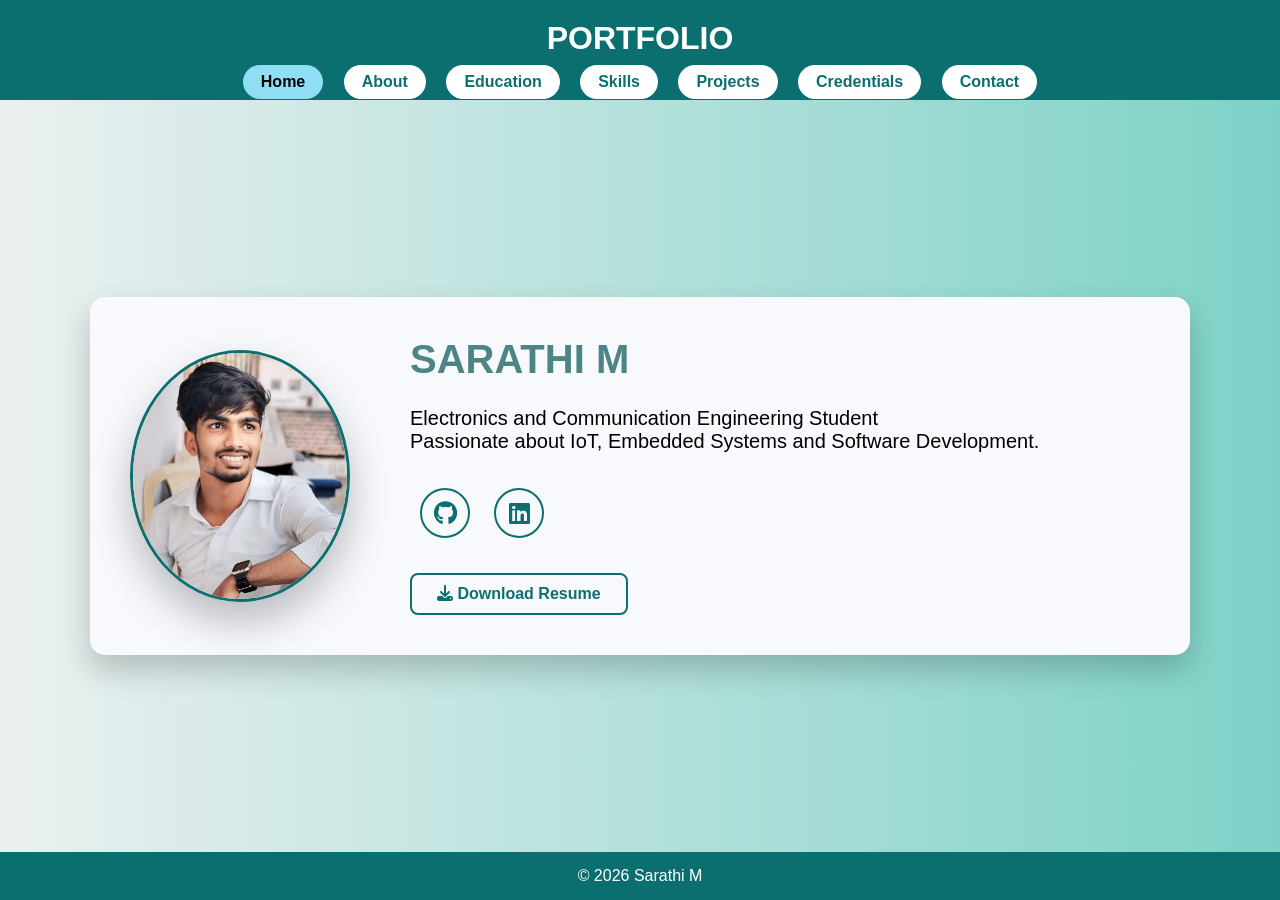
<file: index.html>
<!DOCTYPE html>  <html lang="en">  
<head>  
  <meta charset="UTF-8">  
  <meta name="viewport" content="width=device-width, initial-scale=1.0">  
  <title>Sarathi | Home</title>  
  <!-- CSS -->  
   <link rel="stylesheet" href="https://cdnjs.cloudflare.com/ajax/libs/font-awesome/6.4.0/css/all.min.css">  
  <link rel="stylesheet" href="style.css">  
</head>  <body>    <!-- HEADER -->    <header>  
    <h1>PORTFOLIO</h1>  
    <nav>  
      <a href="index.html" class="active">Home</a>  
      <a href="about.html">About</a> 
       <a href="education.html">Education</a>  
      <a href="skills.html">Skills</a>  
      <a href="projects.html">Projects</a> 
      <a href="credentials.html">Credentials</a>  
      <a href="contact.html">Contact</a>  </nav>

  </header>    <!-- HOME / HERO SECTION -->    <section class="hero">  <div class="hero-container">  

  <!-- Profile Image -->  
  <img src="sarathi.jpg.jpeg" alt="Sarathi Photo" class="profile-pic">  

  <!-- Text Content -->  
  <div class="hero-text">  
    <h2>SARATHI M</h2>  

    <p>  
      Electronics and Communication Engineering Student <br>  
      Passionate about IoT, Embedded Systems and Software Development.  
    </p>  
    <div class="social-links">

  <a href="https://github.com/sarathimariyappan" target="_blank">  
    <i class="fab fa-github"></i>  
  </a>    <a href="https://www.linkedin.com/in/sarathi-m-65a15225a/" target="_blank">  
    <i class="fab fa-linkedin"></i>  
  </a>  
</div>  <div class="buttons">  
      
     <div class="resume-box">
  <a href="SARATHI M (ms).pdf" download class="resume-btn">
    <i class="fas fa-download"></i> Download Resume
  </a>
</div> 
        </div>  </div>  

</div>

  </section>    <footer>  
    <p>© 2026 Sarathi M</p>  
  </footer>  </body>  
</html>
</file>
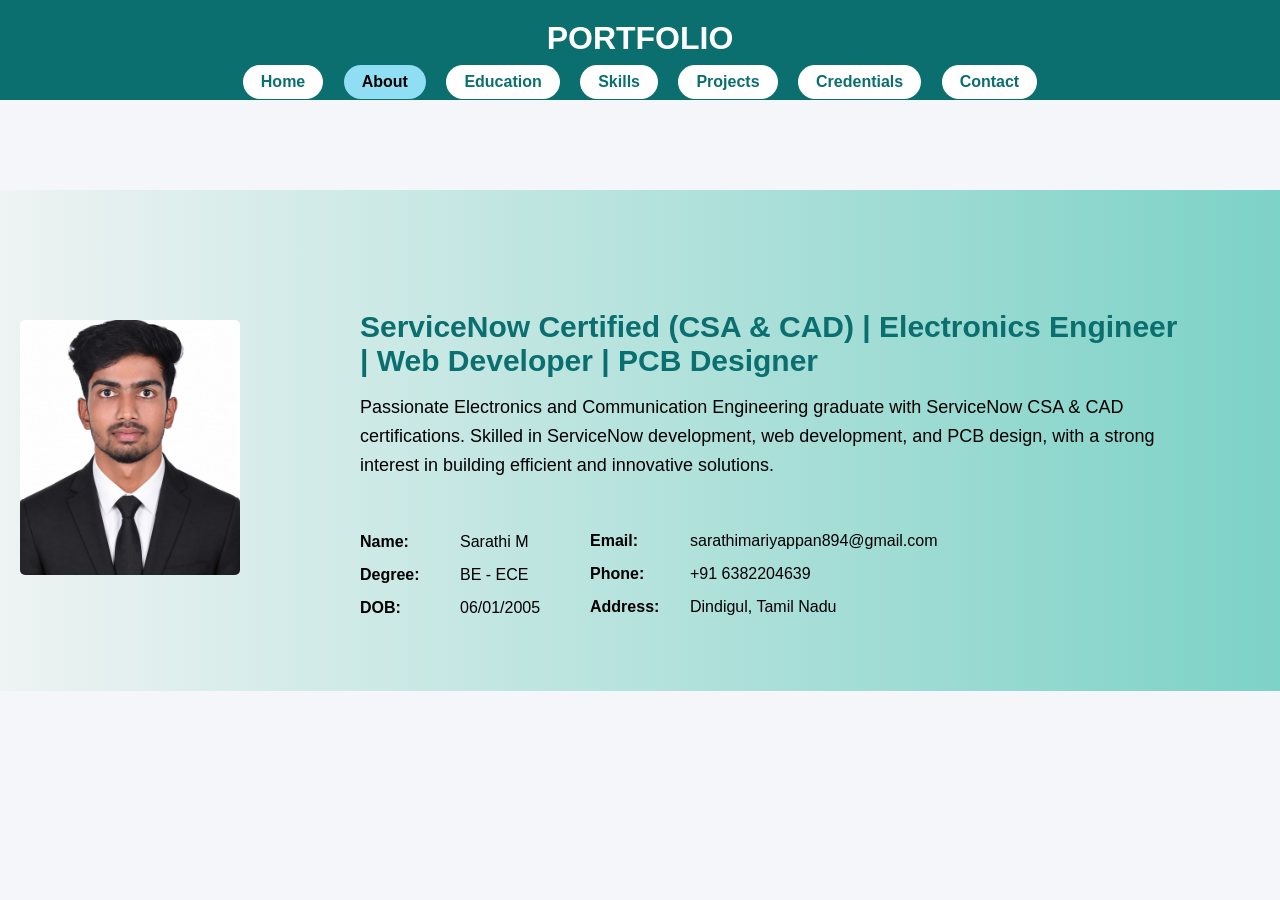
<file: about.html>
<!DOCTYPE html>
<html lang="en">
<head>
  <meta charset="UTF-8">
  <meta name="viewport" content="width=device-width, initial-scale=1.0">
  <title>Sarathi | About</title>

  <link rel="stylesheet" href="https://cdnjs.cloudflare.com/ajax/libs/font-awesome/6.4.0/css/all.min.css">
  <link rel="stylesheet" href="style.css">
</head>

<body>

<!-- HEADER -->
<header>
  <h1>PORTFOLIO</h1>
  <nav>
    <a href="index.html">Home</a>
    <a href="about.html" class="active">About</a>
     <a href="education.html">Education</a> 
    <a href="skills.html">Skills</a>
    <a href="projects.html">Projects</a>
    <a href="credentials.html">Credentials</a> 
    <a href="contact.html">Contact</a>
  </nav>
</header>
<body class="about-page"></body>
<!-- ABOUT SECTION (Hero Style Same as Home) -->
<section class="about-section">
  <div class="about-container">

    <div class="about-top">
      <!-- Image -->
      <img src="sarathi.jpeg" alt="Sarathi Photo" class="about-pic">

      <!-- Content -->
      <div class="about-content">

        <h2 class="about-title">ServiceNow Certified (CSA & CAD) | Electronics Engineer | Web Developer | PCB Designer</h2>

        <p class="about-description">
          Passionate Electronics and Communication Engineering graduate with ServiceNow CSA & CAD certifications. Skilled in ServiceNow development, web development, and PCB design, with a strong interest in building efficient and innovative solutions.
        </p>

      </div>
    </div>

    <br>

    <!-- Details Columns -->
    <div class="about-details">

  <!-- Column 1 -->
  <div class="column1">
    <p><span class="label">Name:</span> Sarathi M</p>
    <p><span class="label">Degree:</span> BE - ECE</p>
    <p><span class="label">DOB:</span> 06/01/2005</p>
  </div>

  <!-- Column 2 -->
  <div class="column2">
    <p><span class="label">Email:</span> sarathimariyappan894@gmail.com</p>
    <p><span class="label">Phone:</span> +91 6382204639</p>
    <p><span class="label">Address:</span> Dindigul, Tamil Nadu</p>
  </div>

</div>
</section>
</file>
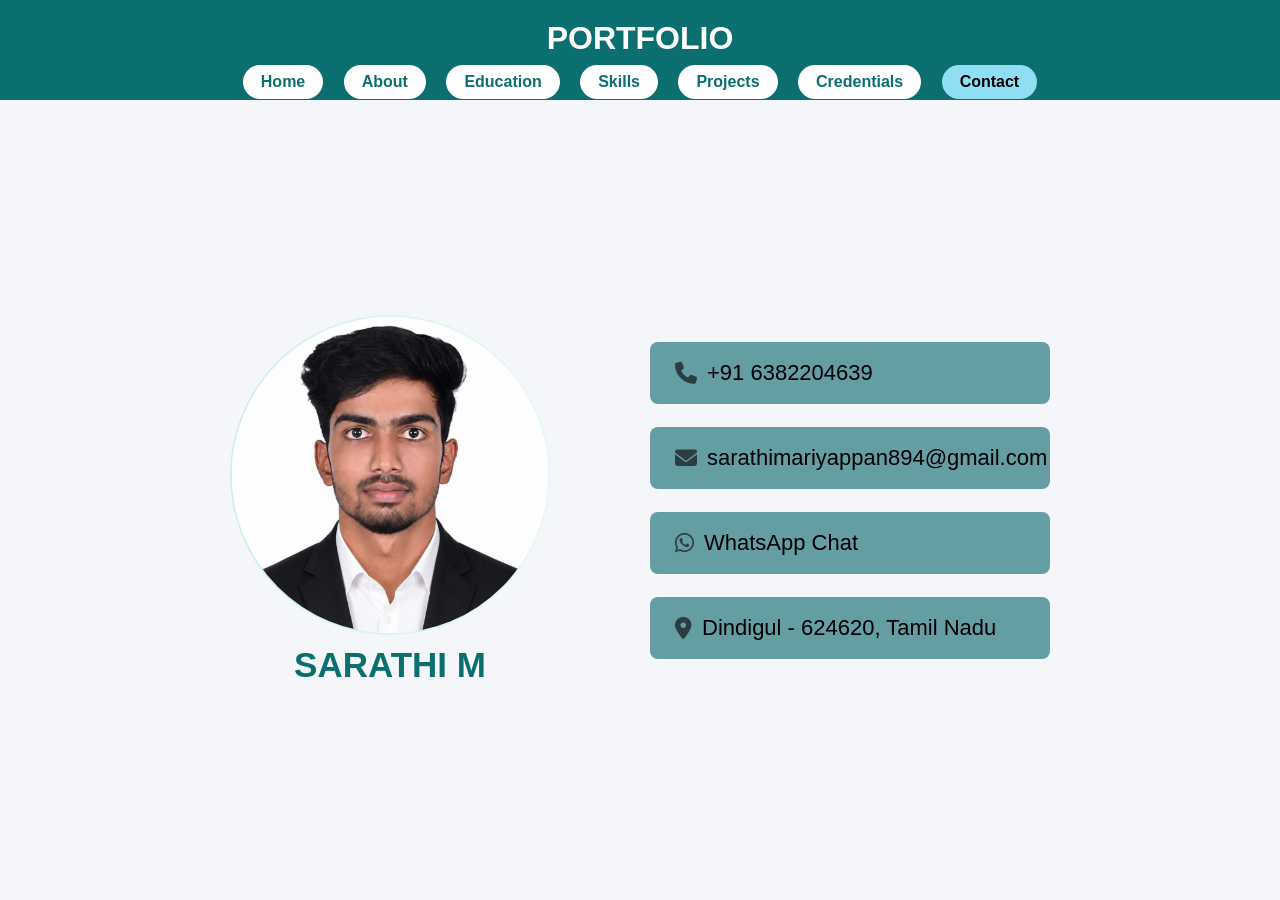
<file: contact.html>
<!DOCTYPE html>
<html lang="en">
<head>
  <meta charset="UTF-8">
  <meta name="viewport" content="width=device-width, initial-scale=1.0">    
  <title>Sarathi |contact</title>

  <link rel="stylesheet" href="style.css">

  <!-- Font Awesome (ADD THIS) -->
  <link rel="stylesheet" href="https://cdnjs.cloudflare.com/ajax/libs/font-awesome/6.5.0/css/all.min.css">
</head>

<body>

<header>
  <h1>PORTFOLIO</h1>
  <nav>
     <a href="index.html">Home</a>
    <a href="about.html" >About</a>
     <a href="education.html">Education</a> 
    <a href="skills.html">Skills</a>
    <a href="projects.html">Projects</a>
    <a href="credentials.html" >Credentials</a> 
    <a href="contact.html"class="active">Contact</a>
</header>

<section class="contact-section">

  <div class="contact-layout">

    <!-- LEFT SIDE -->
    
  <div class="left">
  
  <div class="profile-wrapper">
    <div class="inner-circle">
      <img src="contact.jpg.jpeg" class="profile-img">
    </div>
  </div>

  <h2 class="name">SARATHI M</h2>

</div>

    <!-- RIGHT SIDE -->
    <div class="right">

      <div class="contact-box-item">
        <i class="fas fa-phone"></i>
        <a href="tel:+916382204639">+91 6382204639</a>
      </div>

      <div class="contact-box-item">
        <i class="fas fa-envelope"></i>
        <a href="mailto:sarathimariyappan894@gmail.com">
          sarathimariyappan894@gmail.com
        </a>
      </div>

      <div class="contact-box-item">
        <i class="fab fa-whatsapp"></i>
        <a href="https://wa.me/916382204639" target="_blank">
          WhatsApp Chat
        </a>
      </div>

      <div class="contact-box-item">
        <i class="fas fa-map-marker-alt"></i>
        Dindigul - 624620, Tamil Nadu
      </div>

    </div>

  </div>

</section>
</file>
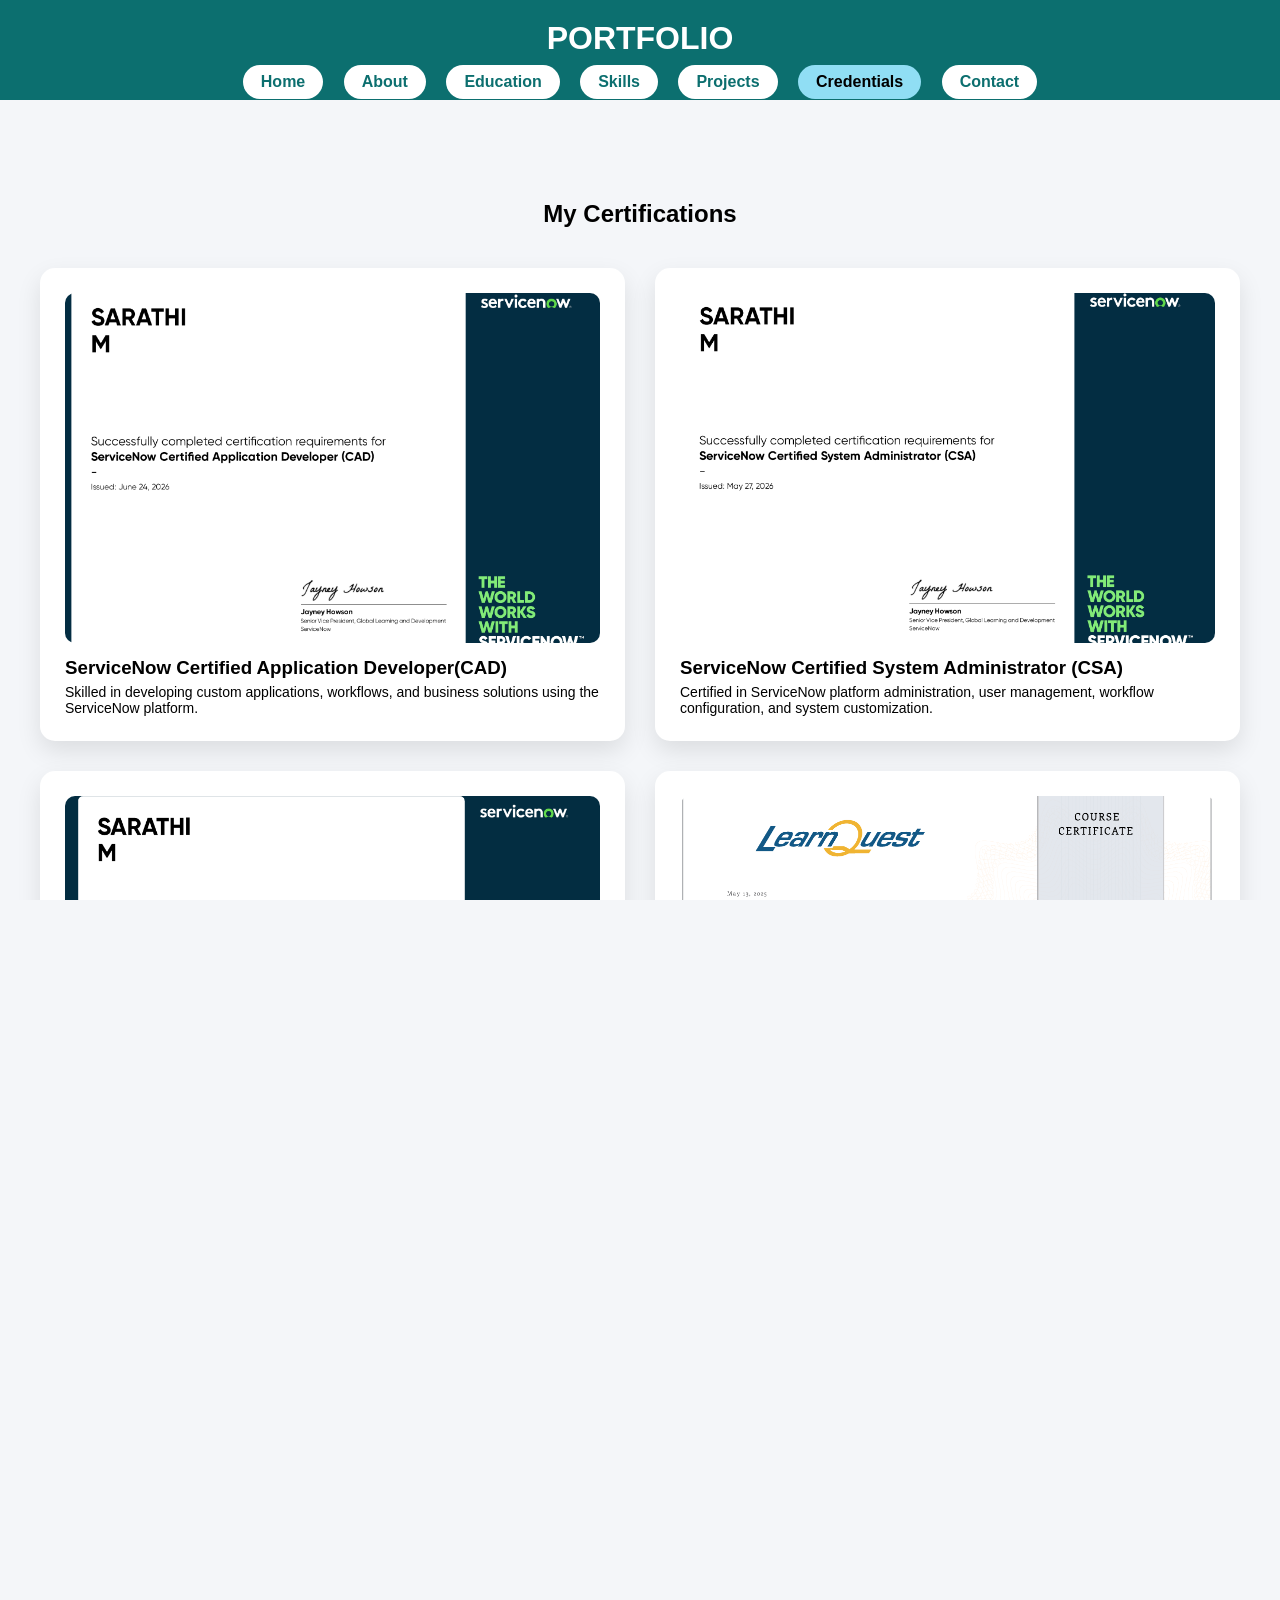
<file: credentials.html>
<!DOCTYPE html>
<html lang="en">
<head>
  <meta charset="UTF-8">
  <meta name="viewport" content="width=device-width, initial-scale=1.0">    
  <title>Sarathi | credentials</title>
  <link rel="stylesheet" href="style.css">
</head>

<body>
    <body class="credentials-page"></body>

  <!-- HEADER -->
  <header>
    <h1>PORTFOLIO</h1>
    <nav>
      <a href="index.html">Home</a>
    <a href="about.html" >About</a>
     <a href="education.html">Education</a> 
    <a href="skills.html">Skills</a>
    <a href="projects.html">Projects</a>
    <a href="credentials.html" class="active">Credentials</a> 
    <a href="contact.html">Contact</a>
    </nav>
  </header>

<section class="credentials-section">

  <h2 class="section-title">My Certifications</h2>

  <div class="credentials-container">

    <!-- 1 -->
    <div class="credential-card">
      <img src="cert1.png">
      <h3>ServiceNow Certified Application Developer(CAD)</h3>
      <p>Skilled in developing custom applications, workflows, and business solutions using the ServiceNow platform.</p>
    </div>

    <!-- 2 -->
    <div class="credential-card">
      <img src="cert2.jpg">
      <h3>ServiceNow Certified System Administrator (CSA)</h3>
      <p>Certified in ServiceNow platform administration, user management, workflow configuration, and system customization.</p>
    </div>

    <!-- 3 -->
    <div class="credential-card">
      <img src="cert3.jpg">
      <h3>ServiceNow Certification</h3>
      <p>Introduction to ServiceNow workflow platform.</p>
    </div>

    <!-- 4 -->
    <div class="credential-card">
      <img src="cert4.jpg">
      <h3>Java Programming</h3>
      <p>Fundamentals of Java and OOP concepts.</p>
    </div>

    <!-- 5 -->
    <div class="credential-card">
      <img src="cert5.jpg">
      <h3>HTML & C Programming</h3>
      <p>Basic web development and C programming skills.</p>
    </div>

    <!-- 6 -->
    <div class="credential-card">
      <img src="cert6.jpg">
      <h3>Semiconductor Devices (NPTEL)</h3>
      <p>Advanced semiconductor and transistor concepts.</p>
    </div>

  </div>

  <h2 class="section-title">Achievements & Experience</h2>

  <div class="credentials-container">

    <div class="credential-card">
        <img src="cert7.jpg">
      <h3>Internship</h3>
      <p>Kyungshin Industrial Motherson Pvt Ltd - Industry experience.</p>
    </div>

    <div class="credential-card">
        <img src="cert8.jpg">
      <h3>Aptitude Test</h3>
      <p>Participated in internship-level aptitude test.</p>
    </div>

    <div class="credential-card">
        <img src="cert9.jpg">
      <h3>Hackathon</h3>
      <p>Tex Research inter-college hackathon participation.</p>
    </div>

    <div class="credential-card">
        <img src="cert10.jpg">
      <h3>Fox Hunt Runner</h3>
      <p>Runner position in inter-college technical event.</p>
    </div>

  </div>

</section>

</body>
</html>
</file>
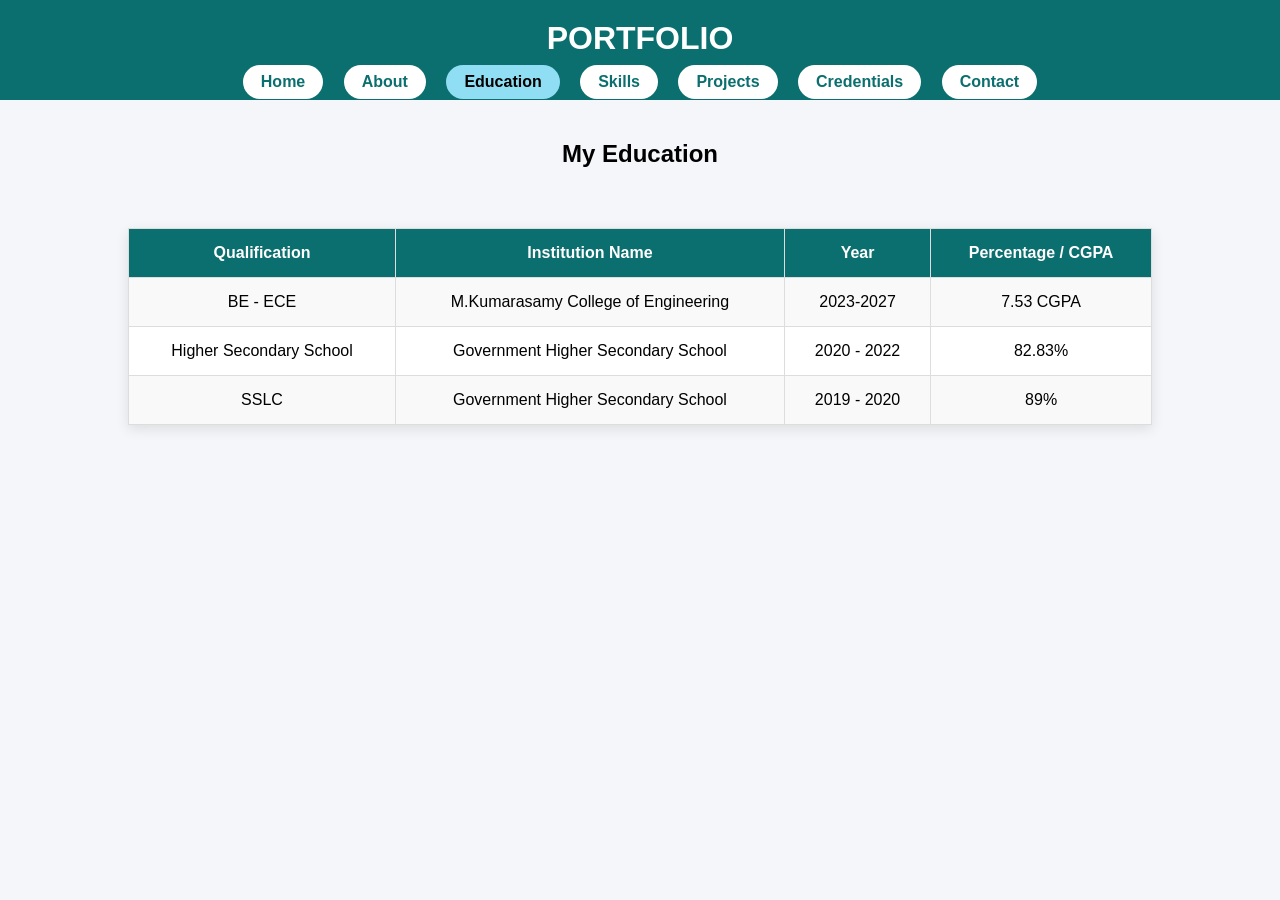
<file: education.html>
<!DOCTYPE html>
<html lang="en">
<head>
  <meta charset="UTF-8">
  <meta name="viewport" content="width=device-width, initial-scale=1.0">    
  <title>Sarathi | Education</title>
  <link rel="stylesheet" href="style.css">
</head>

<body>

  <!-- HEADER -->
  <header>
    <h1>PORTFOLIO</h1>
    <nav>
      <a href="index.html">Home</a>
    <a href="about.html" >About</a>
     <a href="education.html" class="active">Education</a> 
    <a href="skills.html">Skills</a>
    <a href="projects.html">Projects</a>
    <a href="credentials.html">Credentials</a> 
    <a href="contact.html">Contact</a>
    </nav>
  </header>

  <h2 style="text-align:center; margin-top:40px;">My Education</h2>

  <div class="education-container">

    <table border="1" width="80%" align="center" cellpadding="10">
      <tr>
        <th>Qualification</th>
        <th>Institution Name</th>
        <th>Year</th>
        <th>Percentage / CGPA</th>
      </tr>

      <tr>
        <td>BE - ECE</td>
        <td>M.Kumarasamy College of Engineering</td>
        <td>2023-2027</td>
        <td>7.53 CGPA</td>
      </tr>

      <tr>
        <td>Higher Secondary School</td>
        <td>Government Higher Secondary School</td>
        <td>2020 - 2022</td>
        <td>82.83%</td>
      </tr>

      <tr>
        <td>SSLC</td>
        <td>Government Higher Secondary School</td>
        <td>2019 - 2020</td>
        <td>89%</td>
      </tr>

    </table>

  </div>

</body>
</html>
</file>
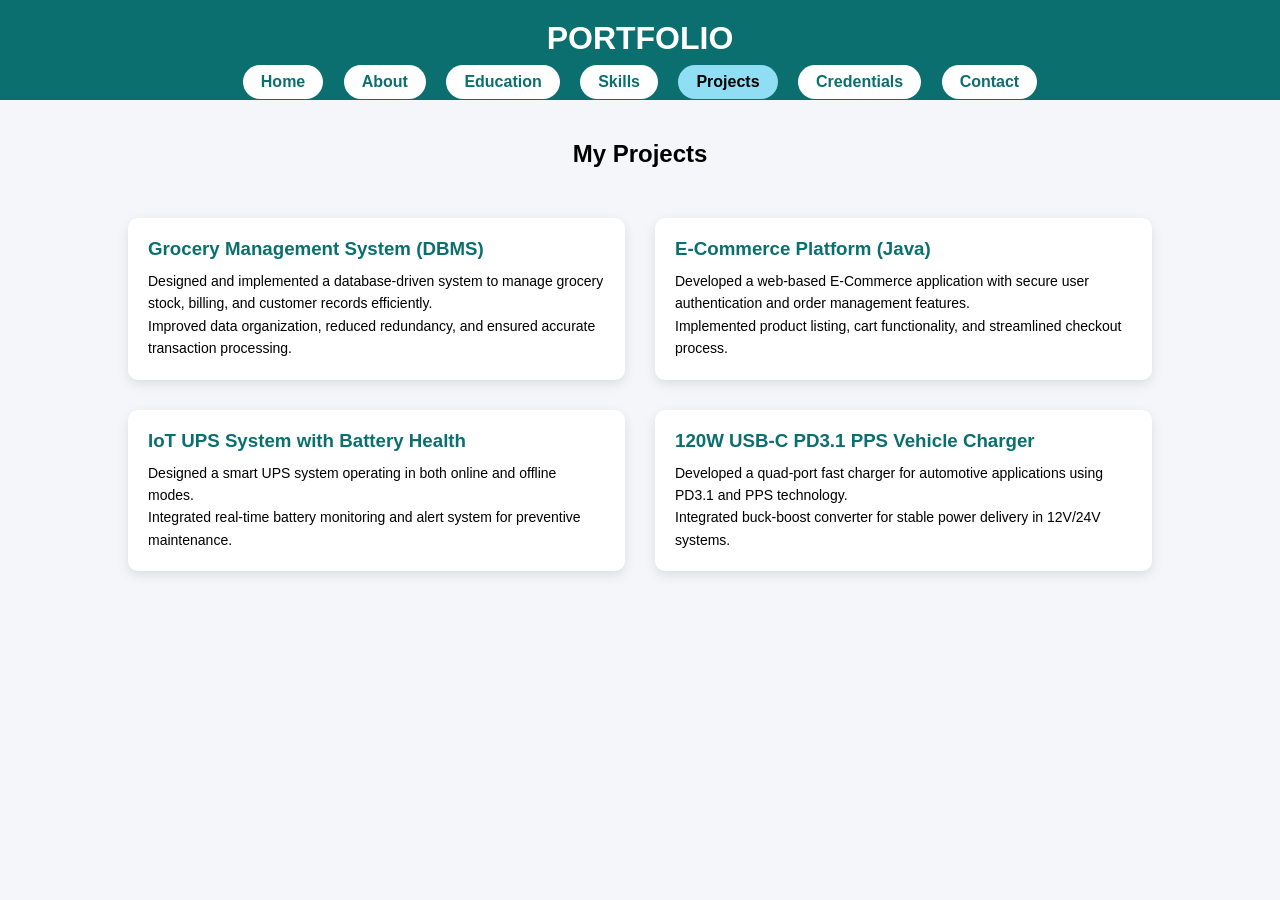
<file: projects.html>
<!DOCTYPE html>
<html lang="en">
<head>
  <meta charset="UTF-8">
  <title>Sarathi | Projects</title>
  <link rel="stylesheet" href="style.css">
</head>

<body>

<!-- HEADER -->
<header>
  <h1>PORTFOLIO</h1>
  <nav>
   <a href="/portfolio/index.html">Home</a>  
      <a href="about.html">About</a> 
       <a href="education.html">Education</a>  
      <a href="skills.html">Skills</a>  
      <a href="projects.html"  class="active">Projects</a> 
      <a href="credentials.html">Credentials</a>  
      <a href="contact.html">Contact</a>  </nav>
  </nav>
</header>

<h2 style="text-align:center; margin-top:40px;">My Projects</h2>

<div class="projects-container">

  <!-- Project 1 -->
  <div class="project-card">
    <h3>Grocery Management System (DBMS)</h3>
    <p>Designed and implemented a database-driven system to manage grocery stock, billing, and customer records efficiently.</p>
    <p>Improved data organization, reduced redundancy, and ensured accurate transaction processing.</p>
  </div>

  <!-- Project 2 -->
  <div class="project-card">
    <h3>E-Commerce Platform (Java)</h3>
    <p>Developed a web-based E-Commerce application with secure user authentication and order management features.</p>
    <p>Implemented product listing, cart functionality, and streamlined checkout process.</p>
  </div>

  <!-- Project 3 -->
  <div class="project-card">
    <h3>IoT UPS System with Battery Health</h3>
    <p>Designed a smart UPS system operating in both online and offline modes.</p>
    <p>Integrated real-time battery monitoring and alert system for preventive maintenance.</p>
  </div>

  <div class="project-card">
  <h3>120W USB-C PD3.1 PPS Vehicle Charger</h3>
  <p>Developed a quad-port fast charger for automotive applications using PD3.1 and PPS technology.</p>
  <p>Integrated buck-boost converter for stable power delivery in 12V/24V systems.</p>
</div>

</div>

</body>
</html>
</file>
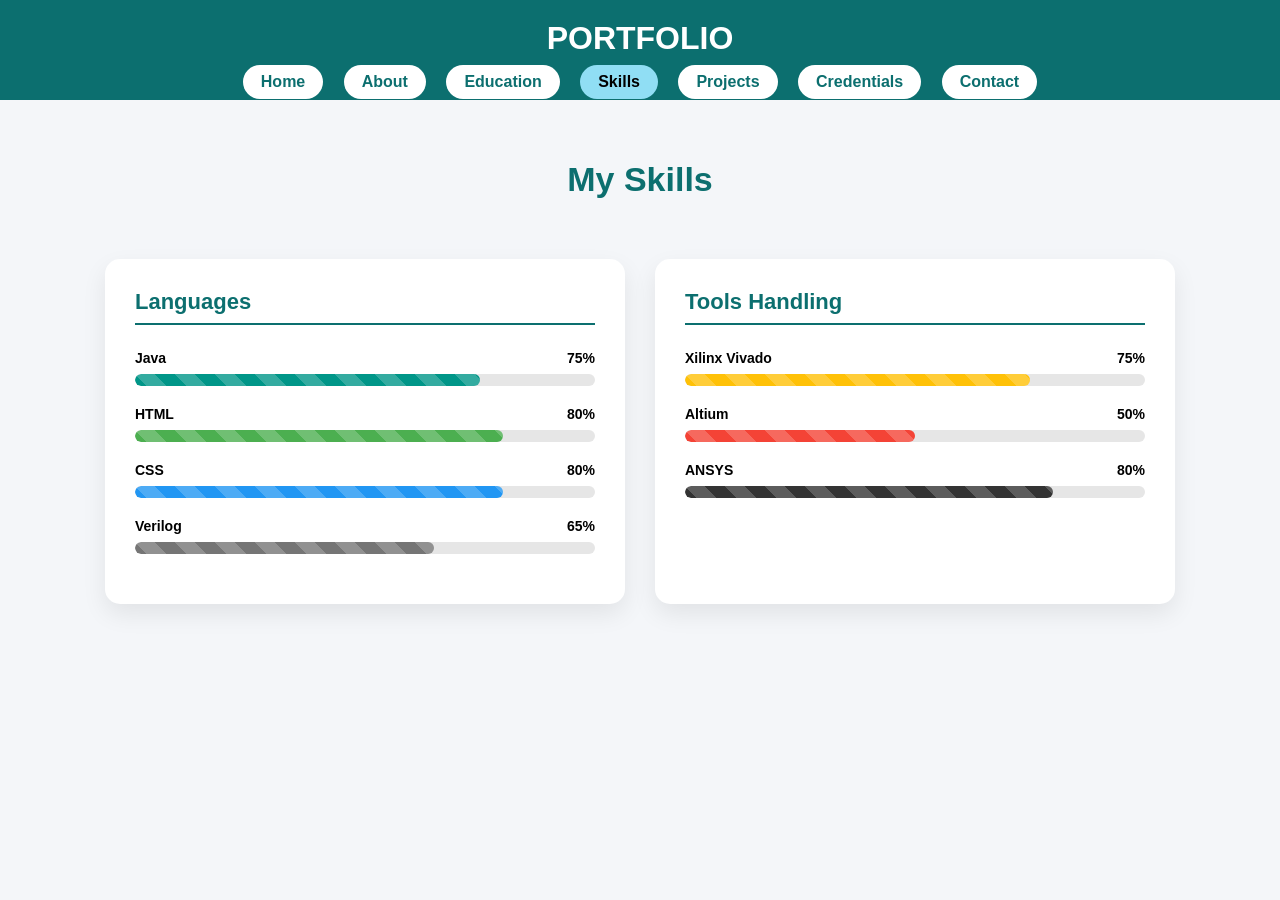
<file: skills.html>
<!DOCTYPE html>
<html lang="en">
<head>
  <meta charset="UTF-8">
  <meta name="viewport" content="width=device-width, initial-scale=1.0">
  <title>Sarathi | Skills</title>
  <link rel="stylesheet" href="style.css">
</head>

<body>

<header>
  <h1>PORTFOLIO</h1>
  <nav>
    <a href="index.html">Home</a>
    <a href="about.html">About</a>
    <a href="education.html">Education</a>
    <a href="skills.html" class="active">Skills</a>
    <a href="projects.html">Projects</a>
    <a href="credentials.html">Credentials</a>  
    <a href="contact.html">Contact</a>
  </nav>
</header>

<section class="skills-section">

  <h2 class="skills-title">My Skills</h2>

  <div class="skills-wrapper">

    <!-- Languages -->
    <div class="skills-category">
      <h3 class="category-title">Languages</h3>

      <div class="skill">
        <div class="skill-name">Java <span>75%</span></div>
        <div class="progress-bar">
          <div class="progress-fill teal" style="--percent:75%"></div>
        </div>
      </div>

      <div class="skill">
        <div class="skill-name">HTML <span>80%</span></div>
        <div class="progress-bar">
          <div class="progress-fill green"style="--percent:80%"></div>
        </div>
      </div>

      <div class="skill">
        <div class="skill-name">CSS <span>80%</span></div>
        <div class="progress-bar">
          <div class="progress-fill blue" style="--percent:80%"></div>
        </div>
      </div>

      <div class="skill">
        <div class="skill-name">Verilog <span>65%</span></div>
        <div class="progress-bar">
          <div class="progress-fill gray" style="--percent:65%"></div>
        </div>
      </div>
    </div>

    <!-- Tools -->
    <div class="skills-category">
      <h3 class="category-title">Tools Handling</h3>

      <div class="skill">
        <div class="skill-name">Xilinx Vivado <span>75%</span></div>
        <div class="progress-bar">
          <div class="progress-fill yellow" style="--percent:75%"></div>
        </div>
      </div>

      <div class="skill">
        <div class="skill-name">Altium <span>50%</span></div>
        <div class="progress-bar">
          <div class="progress-fill red" style="--percent:50%"></div>
        </div>
      </div>

      <div class="skill">
        <div class="skill-name">ANSYS <span>80%</span></div>
        <div class="progress-bar">
          <div class="progress-fill dark" style="--percent:80%"></div>
        </div>
      </div>
    </div>

  </div>
</section>

<script>
  document.querySelectorAll(".progress-fill").forEach(function(bar) {
    bar.style.width = bar.getAttribute("data-percent");
  });
</script>

</body>
</html>
</file>
<file: style.css>
/* ===== GLOBAL RESET ===== */
* {
  margin: 0;
  padding: 0;
  box-sizing: border-box;
}

html, body {
  width: 100%;
  max-width: 100%;
  overflow-x: hidden;   /* 🔥 removes right side scroll */
  font-family: Arial, sans-serif;
  background: #f4f6f9;
}

/* ===== BODY FLEX STRUCTURE ===== */
body {
  min-height: 100vh;
  display: flex;
  flex-direction: column;
}

/* ===== HEADER ===== */
header {
  background: #0c6f6f;
  color: white;
  padding: 20px;
  text-align: center;
}

/* ===== NAVIGATION ===== */
nav a {
  display: inline-block;
  margin: 8px;
  padding: 8px 18px;
  text-decoration: none;
  background: white;
  color: #0c6f6f;
  border-radius: 25px;
  font-weight: bold;
  transition: 0.3s ease;
}

nav a:hover {
  background: #5da8d0;
  color: black;
  transform: scale(1.05);
}

nav a.active {
  background: #90def4;
  color: black;
}

/* ===== SECTION GENERAL ===== */
section {
  padding: 60px 20px;
}

/* ===== HERO SECTION ===== */
.hero {
  background: linear-gradient(to right, #ebf0f0, #7dd2c7);
  flex: 1;
  display: flex;
  justify-content: center;
  align-items: center;
  padding: 40px 20px;
}

.hero-container {
  background: #f7f9fd;
  padding: 40px;
  border-radius: 15px;
  box-shadow: 0 15px 30px rgba(0,0,0,0.2);
  display: flex;
  align-items: center;
  gap: 60px;
  flex-wrap: wrap;
  max-width: 1100px;
  width: 100%;
  overflow: hidden;   /* 🔥 prevents side overflow */
}

/* ===== PROFILE IMAGE ===== */
.profile-pic {
  width: 220px;
  height: 252px;
  border-radius: 50%;
  object-fit: cover;
  object-position: top;
  border: 3px solid #0c6f6f;
  box-shadow: 0 20px 40px rgba(0,0,0,0.25);
  max-width: 100%;
  animation: floatZoom 4s ease-in-out infinite;
}

/* Animation */
@keyframes floatZoom {
  0% { transform: translateY(0px) scale(1); }
  50% { transform: translateY(-10px) scale(1.03); }
  100% { transform: translateY(0px) scale(1); }
}

/* ===== HERO TEXT ===== */
.hero-text h2 {
  font-size: 40px;
  color: #4d8486;
}

.hero-text p {
  font-size: 20px;
  margin: 25px 0;
}

.social-links a {
  display: inline-flex;           /* flex to center icon */
  justify-content: center;
  align-items: center;
  width: 50px;                     /* fixed width */
  height: 50px;                    /* fixed height */
  text-decoration: none;
  border: 2px solid #0c6f6f;
  color: #0c6f6f;
  border-radius: 50%;              /* makes it circular */
  font-size: 24px;
  margin: 10px;
  transition: 0.3s;
}

/* Hover effect */
.social-links a:hover {
  background: #0c6f6f;
  color: white;
  transform: scale(1.1);
}

/* ===== RESUME BUTTON ===== */
.resume-box {
  margin-top: 25px;
}

.resume-box a {
  display: inline-block;
  padding: 10px 25px;
  border: 2px solid #0c6f6f;
  color: #0c6f6f;
  text-decoration: none;
  font-weight: bold;
  border-radius: 8px;
  transition: 0.3s;
}

.resume-box a:hover {
  background: #0c6f6f;
  color: white;
}

/* ===== CARD STYLE ===== */
.card {
  background: white;
  margin: 15px auto;
  padding: 20px;
  width: 60%;
  border-radius: 8px;
  box-shadow: 0 4px 8px rgba(0,0,0,0.1);
}

/* ===== FOOTER ===== */
footer {
  background: #0c6f6f;
  color: white;
  padding: 15px;
  text-align: center;
}



/* ===== ABOUT SECTION ===== */

header {
  position: fixed;
  top: 0;
  left: 0;
  width: 100%;
  height: 100px;   /* exact header height */
  z-index: 1000;
}

.about-page {
  padding-top: 190px;
}

.about-section {
  padding: 120px 20px 60px;
  background: linear-gradient(to right, #eef3f3, #7dd2c7);
  display: flex;
  justify-content: center;
}

.about-container {
  max-width: 1100px;
  width: 90%;
}

/* Image + Content */
.about-top {
  display: flex;
  align-items: flex-start;
  gap: 50px;
}

/* Image */
.about-pic {
  width: 220px;
  height: 255px;
  object-fit: cover;
  border-radius: 5px;
  transform: translate(-70px, 10px);
}  /* 🔥 move only image */



/* Right Content */
.about-content {
  flex: 1;
}

/* Title */
.about-title {
  font-size: 30px;
  color: #0c6f6f;
  font-weight: 600;
  margin-bottom: 15px;
}

/* Paragraph */
.about-description {
  font-size: 18px;
  line-height: 1.6;
  margin-bottom: 15px;   /* reduced gap */
}
.column1 {
  margin-left: 270px;   /* side movement */
  margin-top: -50px;    /* top movement */
}

.column1 p {
  display: flex;
  align-items: center;
  gap: -12px;           /* label to value gap */
  margin-bottom: 15px; /* top-bottom gap between rows */
}

.label {
  display: inline-block;
  width: 100px;        /* label-to-label alignment */
  font-weight: 700;
}
.column2 {
  margin-left: 500px;
  margin-top: -100px;
}

.column2 p {
  display: flex;
  align-items: center;
  gap: -12px;
  margin-bottom: 15px;
}

.column2 .label {
  display: inline-block;
  width: 100px;
  font-weight: 700;
}



/* Mobile */
@media (max-width: 768px) {

  .about-top {
    flex-direction: column;
    align-items: center;
    text-align: center;
  }

  .about-details {
    flex-direction: column;
    gap: 20px;
  }

  .column {
    width: 100%;
  }
}




/* ===== SKILLS SECTION ===== */


* {
  
  box-sizing: border-box;
}

html, body {
  overflow-x: hidden;
}

html body {
  margin: 0;
  padding-top: 100px; /* equal to header height */
}
/* ===== HEADER ===== */
header {
  background: #0c6f6f;
  color: white;
  padding: 20px;
  text-align: center;
  position: fixed;
  top: 0;
  width: 100%;
  z-index: 1000;
}

nav a {
  display: inline-block;
  margin: 8px;
  padding: 8px 18px;
  text-decoration: none;
  background: white;
  color: #0c6f6f;
  border-radius: 25px;
  font-weight: bold;
}

nav a.active {
  background: #90def4;
  color: black;
}

/* ===== SKILLS SECTION ===== */
.skills-section {
  width: 100%;
  overflow: hidden;
}

.skills-title {
  text-align: center;
  font-size: 34px;
  color: #0c6f6f;
  margin-bottom: 60px;
}

.skills-wrapper {
  display: flex;
  gap: 30px;
  max-width: 1100px;
  margin: 0 auto;
  padding: 0 15px;
}

.skills-category {
  flex: 1 1 0;
  min-width: 0;
  background: white;
  padding: 30px;
  border-radius: 15px;
  box-shadow: 0 10px 25px rgba(0,0,0,0.08);
  
}

.category-title {
  font-size: 22px;
  color: #0c6f6f;
  margin-bottom: 25px;
  border-bottom: 2px solid #0c6f6f;
  padding-bottom: 8px;
}

.skill {
  margin-bottom: 20px;
}

.skill-name {
  display: flex;
  justify-content: space-between;
  font-weight: 600;
  margin-bottom: 8px;
  font-size: 14px;
}

.progress-bar {
  width: 100%;
  height: 12px;
  background: #e6e6e6;
  border-radius: 30px;
  overflow: hidden;
}

.progress-fill {
  height: 100%;
  width: 0;
  border-radius: 30px;
  animation: fillBar 2s ease-in-out forwards;
  background-image: linear-gradient(
  45deg,
  rgba(255,255,255,0.2) 25%,
  transparent 25%,
  transparent 50%,
  rgba(255,255,255,0.2) 50%,
  rgba(255,255,255,0.2) 75%,
  transparent 75%,
  transparent
);
background-size: 40px 40px;
animation: fillBar 2s ease-in-out forwards, move 2s linear infinite;
}

/* Flow Animation */
@keyframes fillBar {
  from {
    width: 0;
  }
  to {
    width: var(--percent);
  }
}

/* Colors */
.teal { background-color: #009688; }
.green { background-color: #4CAF50; }
.blue { background-color: #2196F3; }
.yellow { background-color: #FFC107; }
.red { background-color: #f44336; }
.dark { background-color: #333; }
.gray { background-color: #757575; }

/* ===== MOBILE ===== */
@media (max-width: 900px) {
  .skills-wrapper {
    flex-direction: column;
  }
}


/* ===== EDUCATION PAGE ONLY ===== */

.education-container {
  width: 80%;
  margin: 60px auto;
}

.education-container table {
  width: 100%;
  border-collapse: collapse;
  background: #ffffff;
  box-shadow: 0 4px 12px rgba(0, 0, 0, 0.1);
}

.education-container th,
.education-container td {
  padding: 15px;
  text-align: center;
  border: 1px solid #ddd;
}

.education-container th {
  background-color: #0c6f6f;
  color: white;
  font-weight: bold;
}

.education-container tr:nth-child(even) {
  background-color: #f9f9f9;
}

.education-container tr:hover {
  background-color: #f1f1f1;
  transition: 0.3s;
}





/* ===== PROJECTS PAGE ===== */

.projects-container {
  width: 80%;
  margin: 50px auto;
  display: grid;
  grid-template-columns: repeat(2, 1fr);
  gap: 30px;
}

.project-card {
  background: #ffffff;
  padding: 20px;
  border-radius: 10px;
  box-shadow: 0 4px 12px rgba(0,0,0,0.1);
  transition: 0.3s;
}

.project-card h3 {
  color: #0c6f6f;
  margin-bottom: 10px;
}

.project-card p {
  font-size: 14px;
  line-height: 1.6;
}

.project-card:hover {
  transform: translateY(-8px);
}

/* Mobile */
@media (max-width: 768px) {
  .projects-container {
    grid-template-columns: 1fr;
  }
}





/* ===== CREDENTIALS SECTION ===== */

.credentials-section {
  min-height: 100vh;
  padding: 60px 20px;
  background: #f4f6f9;
  text-align: center;
}

/* Title */
.section-title {
  text-align: center;
  margin-top: 40px;
}

/* Container alignment fix */
.credentials-container {
  display: grid;
  grid-template-columns: repeat(2, 1fr); /* 2 columns */
  gap: 30px;
  max-width: 1200px;
  margin: 40px auto; /* center align */
}

/* Card */
.credential-card {
  background: white;
  padding: 25px;
  border-radius: 15px;
  box-shadow: 0 10px 25px rgba(0,0,0,0.1);
  text-align: left;
}

.credential-card:hover {
  transform: translateY(-8px);
}

/* Image */
.credential-card img {
  width: 100%;
  height: 350px;
  object-fit: cover;
  border-radius: 10px;
}

/* Credentials page ku mattum scroll allow */
.credentials-page {
  height: 100vh;
  overflow-y: auto;   /* 🔥 vertical scroll ON */
}

/* Text spacing */
.credential-card h3 {
  margin: 10px 0 5px;
}

.credential-card p {
  font-size: 14px;
}

@media (max-width: 768px) {
  .credentials-container {
    grid-template-columns: 1fr; /* 1 column in mobile */
  }
}




/* CONTACT NEW DESIGN */



html, body {
  margin: 0;
  height: 100%;
  overflow: hidden;
}



/* SECTION */
.contact-section {
  height: 100vh;
  display: flex;
  align-items: center;
  justify-content: center;
 
}

/* MAIN LAYOUT */
.contact-layout {
  display: flex;
  justify-content: space-between;
  align-items: center;
  gap: 40px;   /* 🔥 perfect gap */
}

.right {
  margin-left: 60px;  /* slight move */
}

/* LEFT SIDE */
.left {
  display: flex;
  flex-direction: column;   /* 🔥 vertical alignment */
  align-items: center;      /* 🔥 center */
}

/* NAME STYLE */
.name {
  margin-top: 25px;
  font-weight: bold;
  font-size: 35px;
  color: #0c6f6f;
}


/* OUTER CIRCLE (BACKGROUND + BORDER 1) */
.profile-wrapper {
  width: 320px;
  height: 320px;
  border-radius: 50%;
  background: linear-gradient(to right, #cceeee, #e6f7f7);
  
  display: flex;
  align-items: center;
  justify-content: center;
}

/* INNER IMAGE (BORDER 2) */
.inner-circle {
  width: 90%;
  height: 90%;
  border-radius: 50%;
  background: white;

  display: flex;
  align-items: center;
  justify-content: center;
}

/* IMAGE PERFECT FIT */
.profile-img {
  width: 100%;
  height: 100%;
  border-radius: 50%;

  object-fit: cover;        /* 🔥 correct value */
  object-position: top;     /* 🔥 head + chest focus */

  transform: scale(1.1);    /* 🔥 slight zoom (half body) */
}

.left h2 {
  margin-top: 10px;
  font-weight: bold;
}

/* RIGHT SIDE */
.right {
  width: 45%;
  display: flex;
  flex-direction: column;
  align-items: flex-end; /* 🔥 right corner align */
  gap: 23px;

}

/* SMALL BOXES */
.contact-box-item {
  display: flex;
  align-items: center;
  gap: 10px;
  background: #649da2;
  padding: 18px 25px;
  border-radius: 8px;
  width: 400px;
  font-size: 22px;
  justify-content: flex-start;
  transition: 0.3s;

}

.contact-box-item:hover {
  background: #023b35;
  color: rgb(246, 251, 253);
}

/* ICON */
.contact-box-item i {
  color: #2c3d41;
}

/* LINKS */
.contact-box-item a {
  text-decoration: none;
  color: black;
}

.contact-box-item:hover a {
  color: rgb(252, 253, 250);
}
</file>
